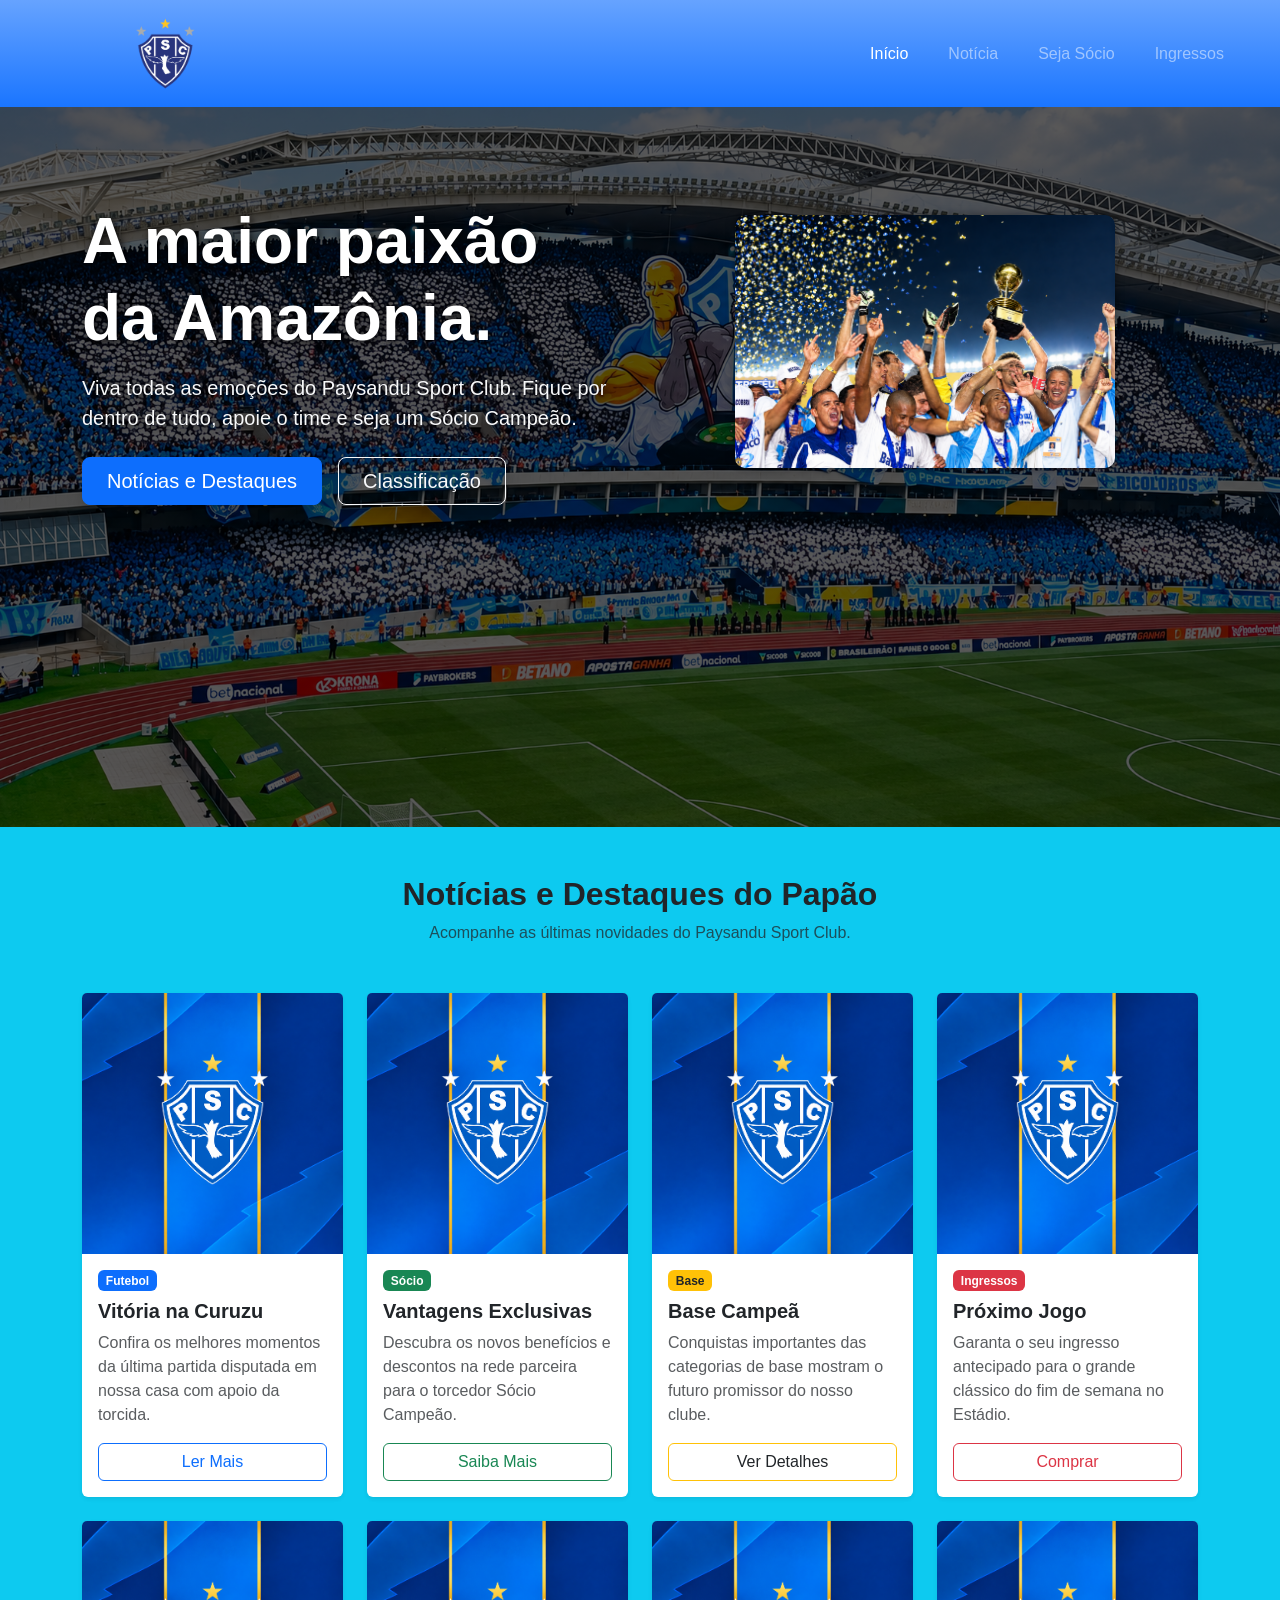
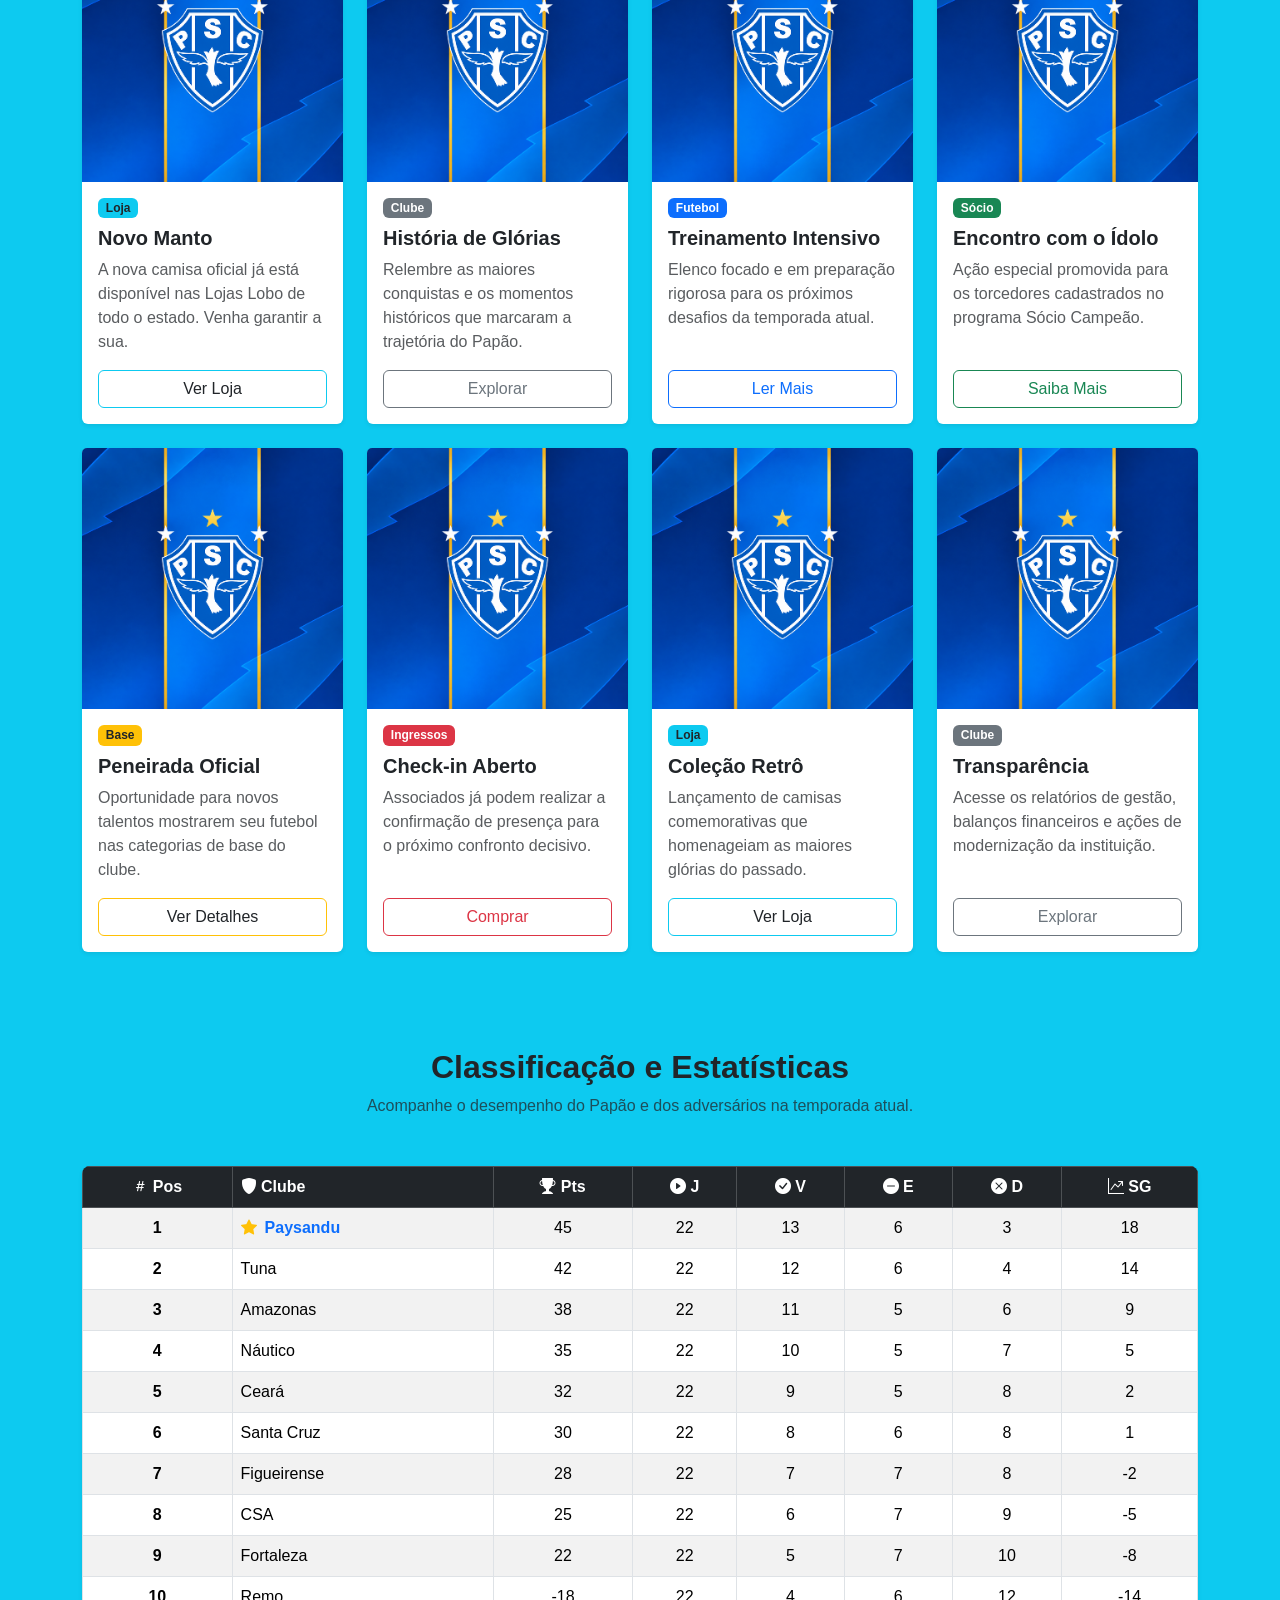
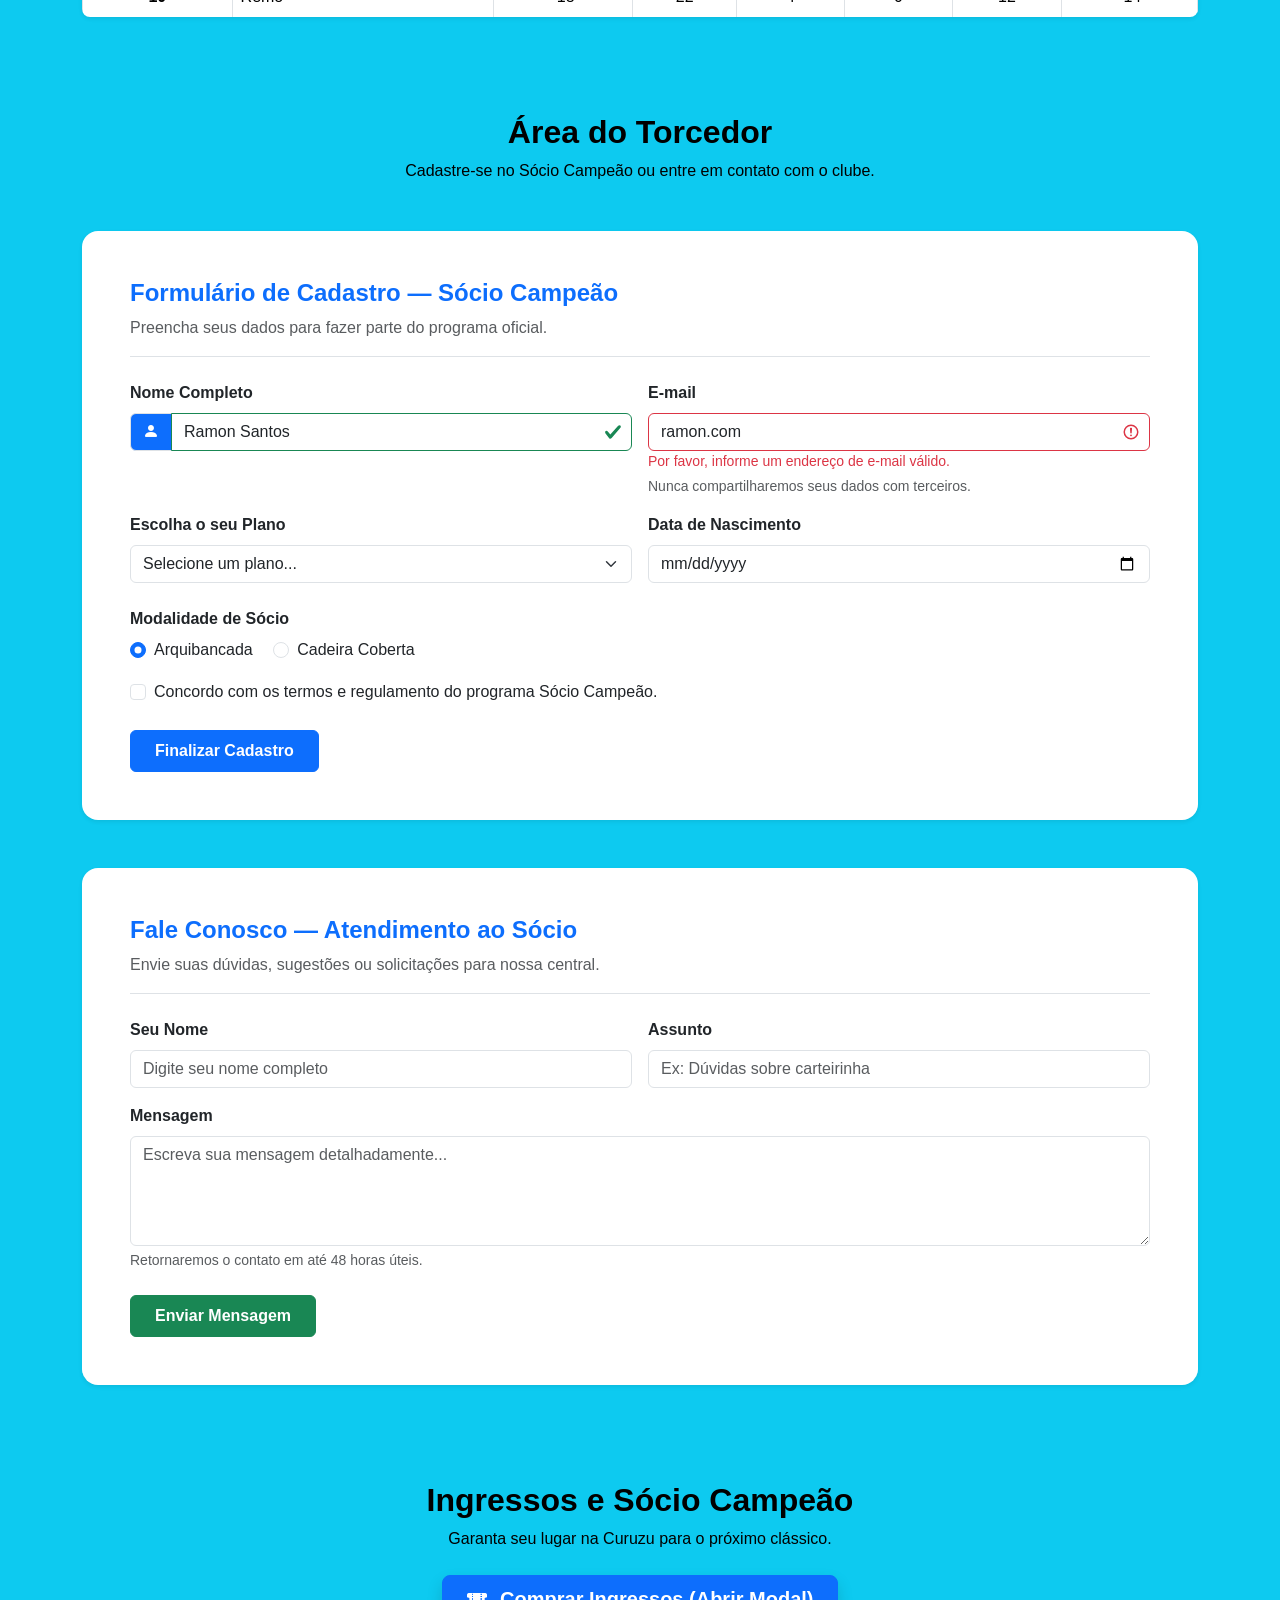
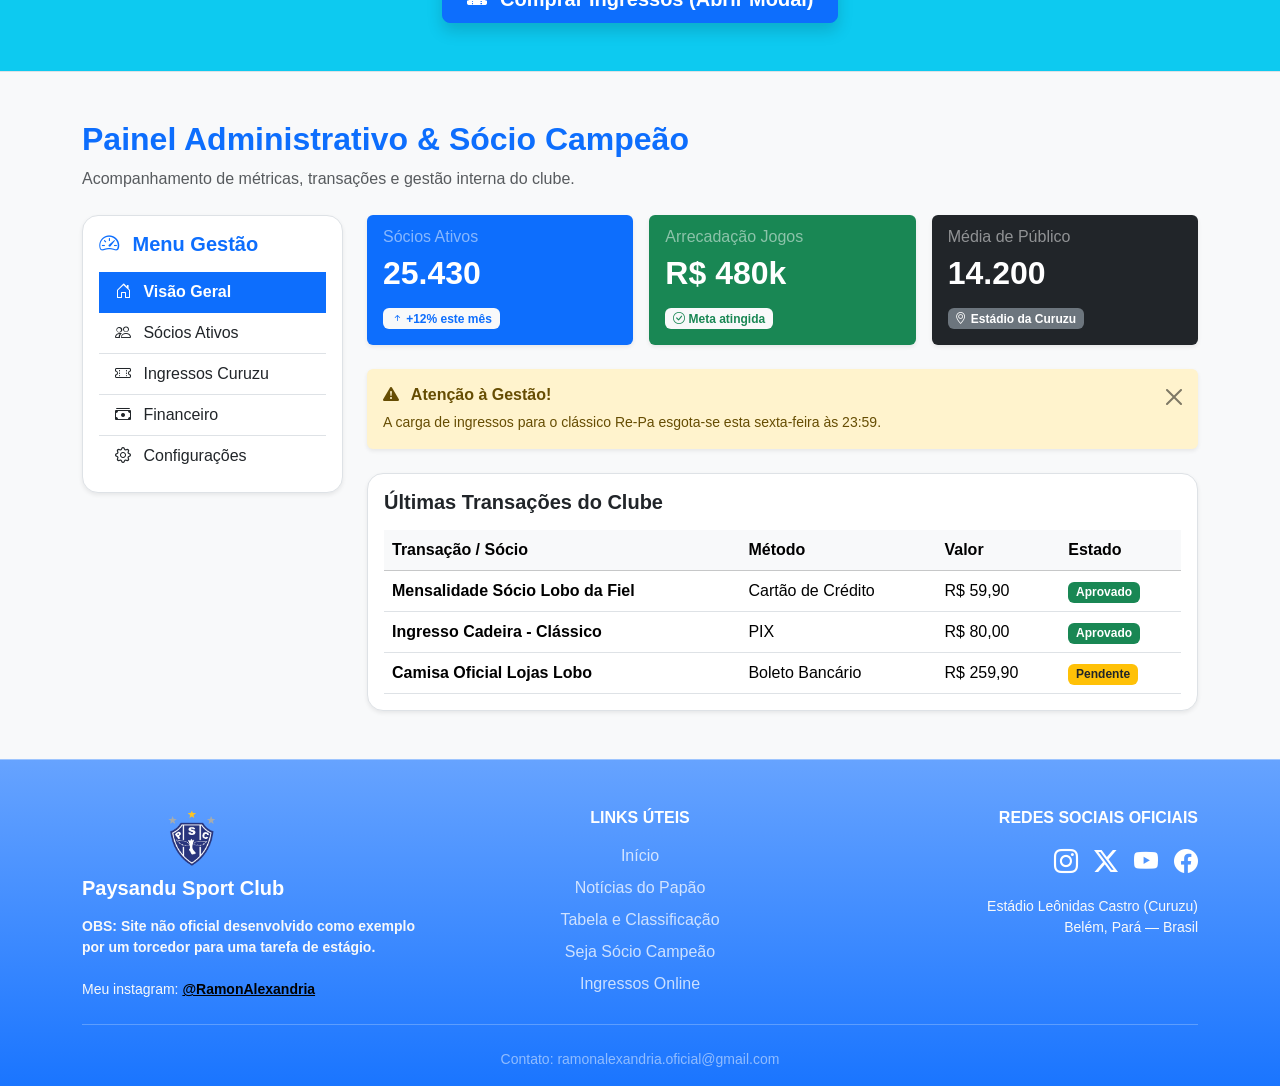
<file: index.html>
<!DOCTYPE html>
<html lang="pt-br">
<head>
    <meta charset="UTF-8">
    <meta name="viewport" content="width=device-width, initial-scale=1.0">
    <title>Paysandu</title>
    <link rel="shortcut icon" href="favicon/favicon.png" type="image/x-icon">
    <!-- Bootstrap CSS -->
    <link href="https://cdn.jsdelivr.net/npm/bootstrap@5.3.3/dist/css/bootstrap.min.css" rel="stylesheet">
    <!-- Meu CSS Próprio -->
    <link rel="stylesheet" href="style/style.css">
</head>
<body class="bg-info text-white m-0 p-0">
<!-- ETAPA 1 — HEADER & NAVBAR (SEM JS) -->
    <header class="navbar navbar-expand-lg navbar-dark px-3 px-lg-5 py-3 w-100 background">
        <!-- 
            Justificativa: 
            Criei um comportamento visual alternativo utilizando a classe obrigatória 'collapse' em conjunto com classes utilitárias de visibilidade e CSS customizado. Isso mantém o menu vertical e visível no mobile e horizontal no desktop, utilizando somente tags semânticas (sem divs).
        -->
        <nav class="container-fluid p-0 d-flex flex-column flex-lg-row justify-content-between align-items-center w-100">
            
            <!-- Logo -->
            <figure class="m-0 area-logo mb-3 mb-lg-0">
                <a class="navbar-brand m-0 p-0" href="#">
                    <img src="images/logo.png" alt="Logo Paysandu" class="logo-paysandu">
                </a>
            </figure>

            <!-- Menu de Navegação (Contém a classe obrigatória collapse) -->
            <section class="collapse show navbar-collapse w-100 w-lg-auto justify-content-end" id="navbarNav">
                <ul class="navbar-nav menu-navegacao mb-0">
                    <li class="nav-item">
                        <a class="nav-link text-white active" aria-current="page" href="#">Início</a>
                    </li>
                    <li class="nav-item">
                        <a class="nav-link text-white-50" href="#noticias">Notícia</a>
                    </li>
                    <li class="nav-item">
                        <a class="nav-link text-white-50" href="#socio">Seja Sócio</a>
                    </li>
                    <li class="nav-item">
                        <a class="nav-link text-white-50" href="#ingressos">Ingressos</a>
                    </li>
                </ul>
            </section>

        </nav>
    </header>

    <main>
                <!-- ETAPA 2 — HERO SECTION -->
    <section class="hero-section text-white py-5">
                <article class="container py-5">
                    <section class="row align-items-center justify-content-between g-4">
                        
                        <!-- Texto: Mobile (order-2) | Desktop (order-lg-1) -->
                        <article class="col-12 col-lg-6 text-center text-lg-start order-2 order-lg-1">

                            <h1 class="display-3 fw-bold text-white mb-3 text-shadow">
                                A maior paixão da Amazônia.
                            </h1>

                            <p class="lead text-light mb-4 text-shadow">
                                Viva todas as emoções do Paysandu Sport Club. Fique por dentro de tudo, apoie o time e seja um Sócio Campeão.
                            </p>

                            <!-- Grupo de Botões -->
                            <nav class="d-flex justify-content-center justify-content-lg-start flex-wrap gap-3 mt-4">
                                <a href="#noticias" class="btn btn-primary btn-lg px-4 shadow">Notícias e Destaques</a>
                                <a href="#Classificacao" class="btn btn-outline-light btn-lg px-4 shadow">Classificação</a>
                            </nav>
                        </article>

                        <!-- Imagem: Mobile (order-1) | Desktop (order-lg-2) -->
                        <figure class="col-12 col-lg-6 text-center order-1 order-lg-2 m-0">
                            <img src="images/img.png" alt="Paysandu" class="img-fluid hero-img">
                        </figure>

                    </section>
                </article>
    </section>

    <!-- ETAPA 3 — SEÇÃO DE CONTEÚDO -->
        <section class="container py-5" id="noticias">
    <header class="text-center mb-5">
        <h2 class="fw-bold text-dark">Notícias e Destaques do Papão</h2>
        <p class="text-muted">Acompanhe as últimas novidades do Paysandu Sport Club.</p>
    </header>

    <!-- Linha com espaçamento responsivo (g-4) -->
    <section class="row g-4">
        
        <!-- CARD 1 -->
        <article class="col-12 col-md-6 col-lg-3">
            <section class="card h-100 shadow-sm border-0 d-flex flex-column">
                <figure class="m-0">
                    <img src="images/card.png" class="card-img-top" alt="Destaque Paysandu">
                </figure>
                <section class="card-body d-flex flex-column">
                    <span class="badge bg-primary align-self-start mb-2">Futebol</span>
                    <h3 class="card-title h5 fw-bold text-dark">Vitória na Curuzu</h3>
                    <p class="card-text text-muted flex-grow-1">Confira os melhores momentos da última partida disputada em nossa casa com apoio da torcida.</p>
                    <a href="#" class="btn btn-outline-primary mt-auto w-100">Ler Mais</a>
                </section>
            </section>
        </article>

        <!-- CARD 2 -->
        <article class="col-12 col-md-6 col-lg-3">
            <section class="card h-100 shadow-sm border-0 d-flex flex-column">
                <figure class="m-0">
                    <img src="images/card.png" class="card-img-top" alt="Destaque Paysandu">
                </figure>
                <section class="card-body d-flex flex-column">
                    <span class="badge bg-success align-self-start mb-2">Sócio</span>
                    <h3 class="card-title h5 fw-bold text-dark">Vantagens Exclusivas</h3>
                    <p class="card-text text-muted flex-grow-1">Descubra os novos benefícios e descontos na rede parceira para o torcedor Sócio Campeão.</p>
                    <a href="#" class="btn btn-outline-success mt-auto w-100">Saiba Mais</a>
                </section>
            </section>
        </article>

        <!-- CARD 3 -->
        <article class="col-12 col-md-6 col-lg-3">
            <section class="card h-100 shadow-sm border-0 d-flex flex-column">
                <figure class="m-0">
                    <img src="images/card.png" class="card-img-top" alt="Destaque Paysandu">
                </figure>
                <section class="card-body d-flex flex-column">
                    <span class="badge bg-warning text-dark align-self-start mb-2">Base</span>
                    <h3 class="card-title h5 fw-bold text-dark">Base Campeã</h3>
                    <p class="card-text text-muted flex-grow-1">Conquistas importantes das categorias de base mostram o futuro promissor do nosso clube.</p>
                    <a href="#" class="btn btn-outline-warning text-dark mt-auto w-100">Ver Detalhes</a>
                </section>
            </section>
        </article>

        <!-- CARD 4 -->
        <article class="col-12 col-md-6 col-lg-3">
            <section class="card h-100 shadow-sm border-0 d-flex flex-column">
                <figure class="m-0">
                    <img src="images/card.png" class="card-img-top" alt="Destaque Paysandu">
                </figure>
                <section class="card-body d-flex flex-column">
                    <span class="badge bg-danger align-self-start mb-2">Ingressos</span>
                    <h3 class="card-title h5 fw-bold text-dark">Próximo Jogo</h3>
                    <p class="card-text text-muted flex-grow-1">Garanta o seu ingresso antecipado para o grande clássico do fim de semana no Estádio.</p>
                    <a href="#" class="btn btn-outline-danger mt-auto w-100">Comprar</a>
                </section>
            </section>
        </article>

        <!-- CARD 5 -->
        <article class="col-12 col-md-6 col-lg-3">
            <section class="card h-100 shadow-sm border-0 d-flex flex-column">
                <figure class="m-0">
                    <img src="images/card.png" class="card-img-top" alt="Destaque Paysandu">
                </figure>
                <section class="card-body d-flex flex-column">
                    <span class="badge bg-info text-dark align-self-start mb-2">Loja</span>
                    <h3 class="card-title h5 fw-bold text-dark">Novo Manto</h3>
                    <p class="card-text text-muted flex-grow-1">A nova camisa oficial já está disponível nas Lojas Lobo de todo o estado. Venha garantir a sua.</p>
                    <a href="#" class="btn btn-outline-info text-dark mt-auto w-100">Ver Loja</a>
                </section>
            </section>
        </article>

        <!-- CARD 6 -->
        <article class="col-12 col-md-6 col-lg-3">
            <section class="card h-100 shadow-sm border-0 d-flex flex-column">
                <figure class="m-0">
                    <img src="images/card.png" class="card-img-top" alt="Destaque Paysandu">
                </figure>
                <section class="card-body d-flex flex-column">
                    <span class="badge bg-secondary align-self-start mb-2">Clube</span>
                    <h3 class="card-title h5 fw-bold text-dark">História de Glórias</h3>
                    <p class="card-text text-muted flex-grow-1">Relembre as maiores conquistas e os momentos históricos que marcaram a trajetória do Papão.</p>
                    <a href="#" class="btn btn-outline-secondary mt-auto w-100">Explorar</a>
                </section>
            </section>
        </article>

        <!-- CARD 7 -->
        <article class="col-12 col-md-6 col-lg-3">
            <section class="card h-100 shadow-sm border-0 d-flex flex-column">
                <figure class="m-0">
                    <img src="images/card.png" class="card-img-top" alt="Destaque Paysandu">
                </figure>
                <section class="card-body d-flex flex-column">
                    <span class="badge bg-primary align-self-start mb-2">Futebol</span>
                    <h3 class="card-title h5 fw-bold text-dark">Treinamento Intensivo</h3>
                    <p class="card-text text-muted flex-grow-1">Elenco focado e em preparação rigorosa para os próximos desafios da temporada atual.</p>
                    <a href="#" class="btn btn-outline-primary mt-auto w-100">Ler Mais</a>
                </section>
            </section>
        </article>

        <!-- CARD 8 -->
        <article class="col-12 col-md-6 col-lg-3">
            <section class="card h-100 shadow-sm border-0 d-flex flex-column">
                <figure class="m-0">
                    <img src="images/card.png" class="card-img-top" alt="Destaque Paysandu">
                </figure>
                <section class="card-body d-flex flex-column">
                    <span class="badge bg-success align-self-start mb-2">Sócio</span>
                    <h3 class="card-title h5 fw-bold text-dark">Encontro com o Ídolo</h3>
                    <p class="card-text text-muted flex-grow-1">Ação especial promovida para os torcedores cadastrados no programa Sócio Campeão.</p>
                    <a href="#" class="btn btn-outline-success mt-auto w-100">Saiba Mais</a>
                </section>
            </section>
        </article>

        <!-- CARD 9 -->
        <article class="col-12 col-md-6 col-lg-3">
            <section class="card h-100 shadow-sm border-0 d-flex flex-column">
                <figure class="m-0">
                    <img src="images/card.png" class="card-img-top" alt="Destaque Paysandu">
                </figure>
                <section class="card-body d-flex flex-column">
                    <span class="badge bg-warning text-dark align-self-start mb-2">Base</span>
                    <h3 class="card-title h5 fw-bold text-dark">Peneirada Oficial</h3>
                    <p class="card-text text-muted flex-grow-1">Oportunidade para novos talentos mostrarem seu futebol nas categorias de base do clube.</p>
                    <a href="#" class="btn btn-outline-warning text-dark mt-auto w-100">Ver Detalhes</a>
                </section>
            </section>
        </article>

        <!-- CARD 10 -->
        <article class="col-12 col-md-6 col-lg-3">
            <section class="card h-100 shadow-sm border-0 d-flex flex-column">
                <figure class="m-0">
                    <img src="images/card.png" class="card-img-top" alt="Destaque Paysandu">
                </figure>
                <section class="card-body d-flex flex-column">
                    <span class="badge bg-danger align-self-start mb-2">Ingressos</span>
                    <h3 class="card-title h5 fw-bold text-dark">Check-in Aberto</h3>
                    <p class="card-text text-muted flex-grow-1">Associados já podem realizar a confirmação de presença para o próximo confronto decisivo.</p>
                    <a href="#" class="btn btn-outline-danger mt-auto w-100">Comprar</a>
                </section>
            </section>
        </article>

        <!-- CARD 11 -->
        <article class="col-12 col-md-6 col-lg-3">
            <section class="card h-100 shadow-sm border-0 d-flex flex-column">
                <figure class="m-0">
                    <img src="images/card.png" class="card-img-top" alt="Destaque Paysandu">
                </figure>
                <section class="card-body d-flex flex-column">
                    <span class="badge bg-info text-dark align-self-start mb-2">Loja</span>
                    <h3 class="card-title h5 fw-bold text-dark">Coleção Retrô</h3>
                    <p class="card-text text-muted flex-grow-1">Lançamento de camisas comemorativas que homenageiam as maiores glórias do passado.</p>
                    <a href="#" class="btn btn-outline-info text-dark mt-auto w-100">Ver Loja</a>
                </section>
            </section>
        </article>

        <!-- CARD 12 -->
        <article class="col-12 col-md-6 col-lg-3">
            <section class="card h-100 shadow-sm border-0 d-flex flex-column">
                <figure class="m-0">
                    <img src="images/card.png" class="card-img-top" alt="Destaque Paysandu">
                </figure>
                <section class="card-body d-flex flex-column">
                    <span class="badge bg-secondary align-self-start mb-2">Clube</span>
                    <h3 class="card-title h5 fw-bold text-dark">Transparência</h3>
                    <p class="card-text text-muted flex-grow-1">Acesse os relatórios de gestão, balanços financeiros e ações de modernização da instituição.</p>
                    <a href="#" class="btn btn-outline-secondary mt-auto w-100">Explorar</a>
                </section>
            </section>
        </article>

    </section>
</section>

    <!-- ETAPA 4 — TABELA PROFISSIONAL -->

<section class="container py-5" id="Classificacao">
        <header class="text-center mb-5">
            <h2 class="fw-bold text-dark">Classificação e Estatísticas</h2>
            <p class="text-muted">Acompanhe o desempenho do Papão e dos adversários na temporada atual.</p>
        </header>

        <!-- Importação do CDN do Bootstrap Icons (pode deixar no head ou aqui) -->
        <link rel="stylesheet" href="https://cdn.jsdelivr.net/npm/bootstrap-icons@1.11.3/font/bootstrap-icons.min.css">

        <!-- Tabela responsiva sem quebrar em mobile (sem div) -->
        <section class="table-responsive shadow-sm rounded-3 overflow-hidden">
            <table class="table table-striped table-hover table-bordered align-middle m-0">
                <caption class="visually-hidden">Tabela de classificação detalhada</caption>
                <thead class="table-dark text-center">
                    <tr>
                        <th scope="col"><i class="bi bi-hash"></i> Pos</th>
                        <th scope="col" class="text-start"><i class="bi bi-shield-fill"></i> Clube</th>
                        <th scope="col"><i class="bi bi-trophy-fill"></i> Pts</th>
                        <th scope="col"><i class="bi bi-play-circle-fill"></i> J</th>
                        <th scope="col"><i class="bi bi-check-circle-fill"></i> V</th>
                        <th scope="col"><i class="bi bi-dash-circle-fill"></i> E</th>
                        <th scope="col"><i class="bi bi-x-circle-fill"></i> D</th>
                        <th scope="col"><i class="bi bi-graph-up-arrow"></i> SG</th>
                    </tr>
                </thead>
                <tbody class="text-center">
                    <tr>
                        <th scope="row">1</th>
                        <td class="text-start fw-bold text-primary">
                            <i class="bi bi-star-fill text-warning me-2"></i>Paysandu
                        </td>
                        <td>45</td>
                        <td>22</td>
                        <td>13</td>
                        <td>6</td>
                        <td>3</td>
                        <td>18</td>
                    </tr>
                    <tr>
                        <th scope="row">2</th>
                        <td class="text-start">Tuna</td>
                        <td>42</td>
                        <td>22</td>
                        <td>12</td>
                        <td>6</td>
                        <td>4</td>
                        <td>14</td>
                    </tr>
                    <tr>
                        <th scope="row">3</th>
                        <td class="text-start">Amazonas</td>
                        <td>38</td>
                        <td>22</td>
                        <td>11</td>
                        <td>5</td>
                        <td>6</td>
                        <td>9</td>
                    </tr>
                    <tr>
                        <th scope="row">4</th>
                        <td class="text-start">Náutico</td>
                        <td>35</td>
                        <td>22</td>
                        <td>10</td>
                        <td>5</td>
                        <td>7</td>
                        <td>5</td>
                    </tr>
                    <tr>
                        <th scope="row">5</th>
                        <td class="text-start">Ceará</td>
                        <td>32</td>
                        <td>22</td>
                        <td>9</td>
                        <td>5</td>
                        <td>8</td>
                        <td>2</td>
                    </tr>
                    <tr>
                        <th scope="row">6</th>
                        <td class="text-start">Santa Cruz</td>
                        <td>30</td>
                        <td>22</td>
                        <td>8</td>
                        <td>6</td>
                        <td>8</td>
                        <td>1</td>
                    </tr>
                    <tr>
                        <th scope="row">7</th>
                        <td class="text-start">Figueirense</td>
                        <td>28</td>
                        <td>22</td>
                        <td>7</td>
                        <td>7</td>
                        <td>8</td>
                        <td>-2</td>
                    </tr>
                    <tr>
                        <th scope="row">8</th>
                        <td class="text-start">CSA</td>
                        <td>25</td>
                        <td>22</td>
                        <td>6</td>
                        <td>7</td>
                        <td>9</td>
                        <td>-5</td>
                    </tr>
                    <tr>
                        <th scope="row">9</th>
                        <td class="text-start">Fortaleza</td>
                        <td>22</td>
                        <td>22</td>
                        <td>5</td>
                        <td>7</td>
                        <td>10</td>
                        <td>-8</td>
                    </tr>
                    <tr>
                        <th scope="row">10</th>
                        <td class="text-start">Remo</td>
                        <td>-18</td>
                        <td>22</td>
                        <td>4</td>
                        <td>6</td>
                        <td>12</td>
                        <td>-14</td>
                    </tr>
                </tbody>
            </table>
        </section>
    </section>

    <!-- ETAPA 5 — FORMULÁRIOS (SEM VALIDAÇÃO JS) -->
    <section class="container py-5 text-dark" id="socio">
        <header class="text-center mb-5 text-black">
            <h2 class="fw-bold">Área do Torcedor</h2>
            <p class="text-black">Cadastre-se no Sócio Campeão ou entre em contato com o clube.</p>
        </header>

        <!-- Formulário de Cadastro -->
        <section class="bg-white p-4 p-lg-5 rounded-4 shadow-sm mb-5">
            <header class="mb-4 border-bottom pb-3">
                <h3 class="h4 fw-bold text-primary">Formulário de Cadastro — Sócio Campeão</h3>
                <p class="text-muted m-0">Preencha seus dados para fazer parte do programa oficial.</p>
            </header>

            <form class="row g-3" novalidate>
                <!-- Input Group (Nome Completo) -->
                <section class="col-12 col-md-6">
                    <label for="nomeCadastro" class="form-label fw-semibold">Nome Completo</label>
                    <section class="input-group">
                        <span class="input-group-text bg-primary text-white"><i class="bi bi-person-fill"></i></span>
                        <input type="text" class="form-control is-valid" id="nomeCadastro" value="Ramon Santos" required>
                    </section>
                    <p class="valid-feedback m-0">Nome preenchido corretamente!</p>
                </section>

                <!-- Inputs Variados (E-mail com estado inválido) -->
                <section class="col-12 col-md-6">
                    <label for="emailCadastro" class="form-label fw-semibold">E-mail</label>
                    <input type="email" class="form-control is-invalid" id="emailCadastro" value="ramon.com" required>
                    <p class="invalid-feedback m-0">Por favor, informe um endereço de e-mail válido.</p>
                    <small class="form-text text-muted d-block mt-1">Nunca compartilharemos seus dados com terceiros.</small>
                </section>

                <!-- Select -->
                <section class="col-12 col-md-6">
                    <label for="planoSelect" class="form-label fw-semibold">Escolha o seu Plano</label>
                    <select class="form-select" id="planoSelect" required>
                        <option selected disabled value="">Selecione um plano...</option>
                        <option value="1">Sócio Lobo da Fiel</option>
                        <option value="2">Sócio Curuzu</option>
                        <option value="3">Sócio Magnífico</option>
                    </select>
                </section>

                <!-- Input Variado (Data de Nascimento) -->
                <section class="col-12 col-md-6">
                    <label for="dataNasc" class="form-label fw-semibold">Data de Nascimento</label>
                    <input type="date" class="form-control" id="dataNasc" required>
                </section>

                <!-- Radios (Categoria de Sócio) -->
                <fieldset class="col-12 mt-4">
                    <legend class="col-form-label fw-semibold pt-0">Modalidade de Sócio</legend>
                    <section class="form-check form-check-inline">
                        <input class="form-check-input" type="radio" name="modalidadeRadio" id="radioArquibancada" value="arq" checked>
                        <label class="form-check-label" for="radioArquibancada">Arquibancada</label>
                    </section>
                    <section class="form-check form-check-inline">
                        <input class="form-check-input" type="radio" name="modalidadeRadio" id="radioCadeira" value="cad">
                        <label class="form-check-label" for="radioCadeira">Cadeira Coberta</label>
                    </section>
                </fieldset>

                <!-- Checkbox (Termos) -->
                <section class="col-12 mt-3">
                    <section class="form-check">
                        <input class="form-check-input" type="checkbox" value="" id="checkTermos" required>
                        <label class="form-check-label" for="checkTermos">
                            Concordo com os termos e regulamento do programa Sócio Campeão.
                        </label>
                    </section>
                </section>

                <!-- Botão de Envio -->
                <section class="col-12 mt-4">
                    <button type="submit" class="btn btn-primary px-4 py-2 fw-bold">Finalizar Cadastro</button>
                </section>
            </form>
        </section>

        <!-- Formulário de Contato -->
        <section class="bg-white p-4 p-lg-5 rounded-4 shadow-sm">
            <header class="mb-4 border-bottom pb-3">
                <h3 class="h4 fw-bold text-primary">Fale Conosco — Atendimento ao Sócio</h3>
                <p class="text-muted m-0">Envie suas dúvidas, sugestões ou solicitações para nossa central.</p>
            </header>

            <form class="row g-3" novalidate>
                <!-- Campos alinhados em grid -->
                <section class="col-12 col-md-6">
                    <label for="nomeContato" class="form-label fw-semibold">Seu Nome</label>
                    <input type="text" class="form-control" id="nomeContato" placeholder="Digite seu nome completo" required>
                </section>

                <section class="col-12 col-md-6">
                    <label for="assuntoContato" class="form-label fw-semibold">Assunto</label>
                    <input type="text" class="form-control" id="assuntoContato" placeholder="Ex: Dúvidas sobre carteirinha" required>
                </section>

                <!-- Textarea -->
                <section class="col-12">
                    <label for="mensagemContato" class="form-label fw-semibold">Mensagem</label>
                    <textarea class="form-control" id="mensagemContato" rows="4" placeholder="Escreva sua mensagem detalhadamente..." required></textarea>
                    <small class="form-text text-muted d-block mt-1">Retornaremos o contato em até 48 horas úteis.</small>
                </section>

                <!-- Botão de Envio -->
                <section class="col-12 mt-4">
                    <button type="submit" class="btn btn-success px-4 py-2 fw-bold">Enviar Mensagem</button>
                </section>
            </form>
        </section>
    </section>

        <!------- ETAPA 6 — MODAIS ------->
        <section class="container py-5 text-dark" id="ingressos">
    <header class="text-center mb-4">
        <h2 class="fw-bold text-black">Ingressos e Sócio Campeão</h2>
        <p class="text-black">Garanta seu lugar na Curuzu para o próximo clássico.</p>
    </header>

    <!-- Botão acionador (Label vinculado ao Checkbox invisível) -->
    <nav class="text-center">
        <label for="modalToggle" class="btn btn-primary btn-lg shadow px-4 py-2 fw-bold" style="cursor: pointer;">
            <i class="bi bi-ticket-perforated-fill me-2"></i> Comprar Ingressos (Abrir Modal)
        </label>
    </nav>

    <!-- Checkbox Hack (Escondido via CSS) -->
    <input type="checkbox" id="modalToggle" class="modal-checkbox-hack" aria-hidden="true">

    <!-- Estrutura do Modal -->
    <article class="modal-custom-overlay position-fixed top-0 start-0 w-100 h-100 justify-content-center align-items-center">
        
        <!-- Backdrop clicável para fechar ao clicar fora -->
        <label for="modalToggle" class="modal-custom-backdrop position-absolute top-0 start-0 w-100 h-100"></label>

        <!-- Caixa do Modal -->
        <section class="modal-custom-content bg-white rounded-4 shadow-lg position-relative overflow-hidden w-100 mx-3" style="max-width: 500px; z-index: 1060;">
            
            <!-- Modal Header -->
            <header class="bg-primary text-white p-3 d-flex justify-content-between align-items-center">
                <h3 class="h5 m-0 fw-bold d-flex align-items-center">
                    <i class="bi bi-cart-check-fill me-2"></i> Próximo Jogo — Curuzu
                </h3>
                <label for="modalToggle" class="btn-close btn-close-white" aria-label="Fechar" style="cursor: pointer;"></label>
            </header>

            <!-- Modal Body -->
            <section class="p-4 text-secondary">
                <h4 class="h6 fw-bold text-dark mb-2">Paysandu x Remo — Clássico Re-Pa</h4>
                <p class="m-0 mb-1"><strong>Data:</strong> Próximo Domingo, 16h</p>
                <p class="m-0 mb-3"><strong>Local:</strong> Estádio Leônidas Castro (Curuzu)</p>
                <hr>
                <aside class="alert alert-info py-2 m-0 border-0" role="alert">
                    <i class="bi bi-star-fill text-warning me-1"></i> Sócio Campeão tem 100% de desconto no check-in!
                </aside>
            </section>

            <!-- Modal Footer -->
            <footer class="p-3 bg-light border-top d-flex justify-content-end gap-2">
                <label for="modalToggle" class="btn btn-secondary fw-semibold m-0" style="cursor: pointer;">Cancelar</label>
                <button type="button" class="btn btn-success fw-bold">Confirmar e Pagar</button>
            </footer>

        </section>
    </article>
</section> 
<!------- ETAPA 7 — RESPONSIVIDADE EXTREMA OK ------->

<!------- ETAPA 8 — SISTEMA DE DESIGN OK ------->

<!------- ETAPA 9 — DASHBOARD ------->

<section class="bg-light py-5 text-dark border-top" id="dashboard">
    <article class="container-xl">
        <header class="mb-4 text-center text-lg-start">
            <h2 class="fw-bold text-primary">Painel Administrativo & Sócio Campeão</h2>
            <p class="text-muted">Acompanhamento de métricas, transações e gestão interna do clube.</p>
        </header>

        <!-- Layout em Grid do Bootstrap + Flexbox (Sidebar fixa em desktop, escondida em mobile, sem position absolute) -->
        <section class="row g-4">
            
            <!-- Sidebar (Escondida no mobile com d-none, visível em desktop com d-lg-block) -->
            <aside class="col-12 col-lg-3 d-none d-lg-block">
                <section class="p-3 bg-white shadow-sm rounded-4 border">
                    <h3 class="h5 fw-bold text-primary mb-3"><i class="bi bi-speedometer2 me-2"></i> Menu Gestão</h3>
                    <nav class="list-group list-group-flush">
                        <a href="#" class="list-group-item list-group-item-action active fw-bold"><i class="bi bi-house-door me-2"></i> Visão Geral</a>
                        <a href="#" class="list-group-item list-group-item-action"><i class="bi bi-people me-2"></i> Sócios Ativos</a>
                        <a href="#" class="list-group-item list-group-item-action"><i class="bi bi-ticket-perforated me-2"></i> Ingressos Curuzu</a>
                        <a href="#" class="list-group-item list-group-item-action"><i class="bi bi-cash-stack me-2"></i> Financeiro</a>
                        <a href="#" class="list-group-item list-group-item-action"><i class="bi bi-gear me-2"></i> Configurações</a>
                    </nav>
                </section>
            </aside>

            <!-- Conteúdo Principal do Dashboard -->
            <main class="col-12 col-lg-9">
                
                <!-- Cards de Métricas -->
                <section class="row g-3 mb-4">
                    <article class="col-12 col-sm-6 col-md-4">
                        <section class="card border-0 shadow-sm bg-primary text-white h-100 p-3">
                            <h4 class="card-subtitle mb-2 text-white-50 fs-6">Sócios Ativos</h4>
                            <h3 class="card-title fw-bold fs-2">25.430</h3>
                            <span class="badge bg-light text-primary align-self-start mt-2"><i class="bi bi-arrow-up-short"></i> +12% este mês</span>
                        </section>
                    </article>

                    <article class="col-12 col-sm-6 col-md-4">
                        <section class="card border-0 shadow-sm bg-success text-white h-100 p-3">
                            <h4 class="card-subtitle mb-2 text-white-50 fs-6">Arrecadação Jogos</h4>
                            <h3 class="card-title fw-bold fs-2">R$ 480k</h3>
                            <span class="badge bg-light text-success align-self-start mt-2"><i class="bi bi-check-circle"></i> Meta atingida</span>
                        </section>
                    </article>

                    <article class="col-12 col-sm-12 col-md-4">
                        <section class="card border-0 shadow-sm bg-dark text-white h-100 p-3">
                            <h4 class="card-subtitle mb-2 text-white-50 fs-6">Média de Público</h4>
                            <h3 class="card-title fw-bold fs-2">14.200</h3>
                            <span class="badge bg-secondary align-self-start mt-2"><i class="bi bi-geo-alt"></i> Estádio da Curuzu</span>
                        </section>
                    </article>
                </section>

                <!-- Alerta do Sistema (Alerts) -->
                <aside class="alert alert-warning alert-dismissible fade show shadow-sm mb-4 border-0" role="alert">
                    <h5 class="alert-heading fw-bold fs-6"><i class="bi bi-exclamation-triangle-fill me-2"></i> Atenção à Gestão!</h5>
                    <p class="m-0 small">A carga de ingressos para o clássico Re-Pa esgota-se esta sexta-feira às 23:59.</p>
                    <button type="button" class="btn-close" data-bs-dismiss="alert" aria-label="Close"></button>
                </aside>

                <!-- Tabela do Dashboard -->
                <section class="bg-white shadow-sm rounded-4 p-3 border table-responsive">
                    <h4 class="h5 fw-bold text-dark mb-3">Últimas Transações do Clube</h4>
                    <table class="table table-hover align-middle m-0">
                        <thead class="table-light">
                            <tr>
                                <th scope="col">Transação / Sócio</th>
                                <th scope="col">Método</th>
                                <th scope="col">Valor</th>
                                <th scope="col">Estado</th>
                            </tr>
                        </thead>
                        <tbody>
                            <tr>
                                <td class="fw-semibold">Mensalidade Sócio Lobo da Fiel</td>
                                <td>Cartão de Crédito</td>
                                <td>R$ 59,90</td>
                                <td><span class="badge bg-success">Aprovado</span></td>
                            </tr>
                            <tr>
                                <td class="fw-semibold">Ingresso Cadeira - Clássico</td>
                                <td>PIX</td>
                                <td>R$ 80,00</td>
                                <td><span class="badge bg-success">Aprovado</span></td>
                            </tr>
                            <tr>
                                <td class="fw-semibold">Camisa Oficial Lojas Lobo</td>
                                <td>Boleto Bancário</td>
                                <td>R$ 259,90</td>
                                <td><span class="badge bg-warning text-dark">Pendente</span></td>
                            </tr>
                        </tbody>
                    </table>
                </section>

            </main>
        </section>
    </article>
</section>

<footer class="background text-white pt-5 pb-3 border-top border-primary-subtle" id="contato">
    <article class="container">
        <section class="row g-4 justify-content-between">
            
            <!-- Coluna 1: Sobre o Clube -->
            <article class="col-12 col-md-4 text-center text-md-start">
                <figure class="mb-3">
                    <img src="images/logo.png" alt="Logo Paysandu" class="logo-paysandu mb-2" style="height: 60px;">
                    <figcaption class="h5 fw-bold text-white mb-1">Paysandu Sport Club</figcaption>
                </figure>
                <p class="text-light small m-0">
                    <strong>OBS: Site não oficial desenvolvido como exemplo por um torcedor para uma tarefa de estágio.</strong> <br> <br>
                    Meu instagram: <a href="https://www.instagram.com/ramonalexandria" style="color: black;" target="_blank external"><strong>@RamonAlexandria</strong></a>
                </p>
            </article>

            <!-- Coluna 2: Links Rápidos -->
            <article class="col-12 col-md-4 text-center">
                <h4 class="h6 fw-bold text-uppercase tracking-wide mb-3">Links Úteis</h4>
                <nav class="d-flex flex-column gap-2">
                    <a href="#" class="text-white text-decoration-none text-opacity-75 text-opacity-100-hover">Início</a>
                    <a href="#noticias" class="text-white text-decoration-none text-opacity-75">Notícias do Papão</a>
                    <a href="#Classificacao" class="text-white text-decoration-none text-opacity-75">Tabela e Classificação</a>
                    <a href="#socio" class="text-white text-decoration-none text-opacity-75">Seja Sócio Campeão</a>
                    <a href="#ingressos" class="text-white text-decoration-none text-opacity-75">Ingressos Online</a>
                </nav>
            </article>

            <!-- Coluna 3: Redes Sociais e Oficial -->
            <article class="col-12 col-md-4 text-center text-md-end">
                <h4 class="h6 fw-bold text-uppercase tracking-wide mb-3">Redes Sociais Oficiais</h4>
                <nav class="d-flex justify-content-center justify-content-md-end gap-3 mb-3">
                    <a href="#" class="text-white fs-4" aria-label="Instagram"><i class="bi bi-instagram"></i></a>
                    <a href="#" class="text-white fs-4" aria-label="Twitter / X"><i class="bi bi-twitter-x"></i></a>
                    <a href="#" class="text-white fs-4" aria-label="YouTube"><i class="bi bi-youtube"></i></a>
                    <a href="#" class="text-white fs-4" aria-label="Facebook"><i class="bi bi-facebook"></i></a>
                </nav>
                <p class="small text-light m-0">Estádio Leônidas Castro (Curuzu)</p>
                <p class="small text-light m-0">Belém, Pará — Brasil</p>
            </article>

        </section>

        <!-- Linha de Direitos Autorais -->
        <hr class="border-light opacity-25 my-4">

        <section class="row align-class-center text-center">
            <article class="col-12">
                <p class="small text-white-50 m-0">
                    Contato: ramonalexandria.oficial@gmail.com
                </p>
            </article>
        </section>
    </article>
</footer>

</main>


<script src="https://cdn.jsdelivr.net/npm/bootstrap@5.3.3/dist/js/bootstrap.bundle.min.js"></script>
</body>
</html>
</file>
<file: style/style.css>
html, body {
    width: 100%;
    overflow-x: hidden;
    font-family: Arial, Helvetica, sans-serif;
    background-color: white;
}

/* Tamanho controlado da logo */
.logo-paysandu {
    height: 75px;
    width: auto;
    align-items: center;
}

@media (min-width: 1000px) {
  .logo-paysandu {
    margin-left: 80px;
  }
}

@media (max-width: 500px) {
    .logo-paysandu {
        display: none;
    }
}
/* Garante que o menu fique visível e em formato flexível */
.navbar-collapse {
    display: flex !important;
}

/* Estilização padrão para Mobile (Menu Vertical Centralizado) */
.menu-navegacao {
    display: flex;
    flex-direction: column;
    align-items: center;
    width: 100%;
    gap: 0.5rem;
}

.background {
    background: linear-gradient(to top, #1a75ff, #66a3ff);
}

/* Media Query para telas maiores (Desktop a partir de 992px) */
@media (min-width: 992px) {
    /* Transforma o menu em horizontal no desktop */
    .menu-navegacao {
        flex-direction: row;
        align-items: center;
        width: auto;
        gap: 1.5rem;
    }
}

main{
    width: 100%;   
}

/* Hero Section */
.hero-section {
    width: 100%;
    min-height: 80vh;
    background: linear-gradient(rgba(0, 0, 0, 0.65), rgba(0, 0, 0, 0.65)), 
    url('../images/hero.png') no-repeat center center / cover;
    position: relative;
    color: white;
}

.text-shadow {
    text-shadow: 2px 2px 8px rgba(0, 0, 0, 0.9);
}

.hero-img {
    max-width: 280px;
    height: auto;
    margin: 0 auto;
    display: block;
    border-radius: 10px;
    box-shadow: 0 0 10px rgba(0, 0, 0, 0.4);
}

@media (min-width: 992px) {
    .hero-img {
        max-width: 380px;
    }
}

/* ===================================================
   ETAPA 6 — MODAL SEM JS (CHECKBOX HACK)
   =================================================== */

/* Esconde o checkbox acionador */
.modal-checkbox-hack {
    display: none;
}

/* Esconde a estrutura do modal por padrão */
.modal-custom-overlay {
    display: none;
    background-color: rgba(0, 0, 0, 0.65);
    z-index: 1050;
}

/* Backdrop para fechar ao clicar fora */
.modal-custom-backdrop {
    background: transparent;
    cursor: pointer;
}

/* Quando o checkbox estiver MARCADO (CHECKED), exibe o modal */
.modal-checkbox-hack:checked ~ .modal-custom-overlay {
    display: flex !important;
}
</file>
